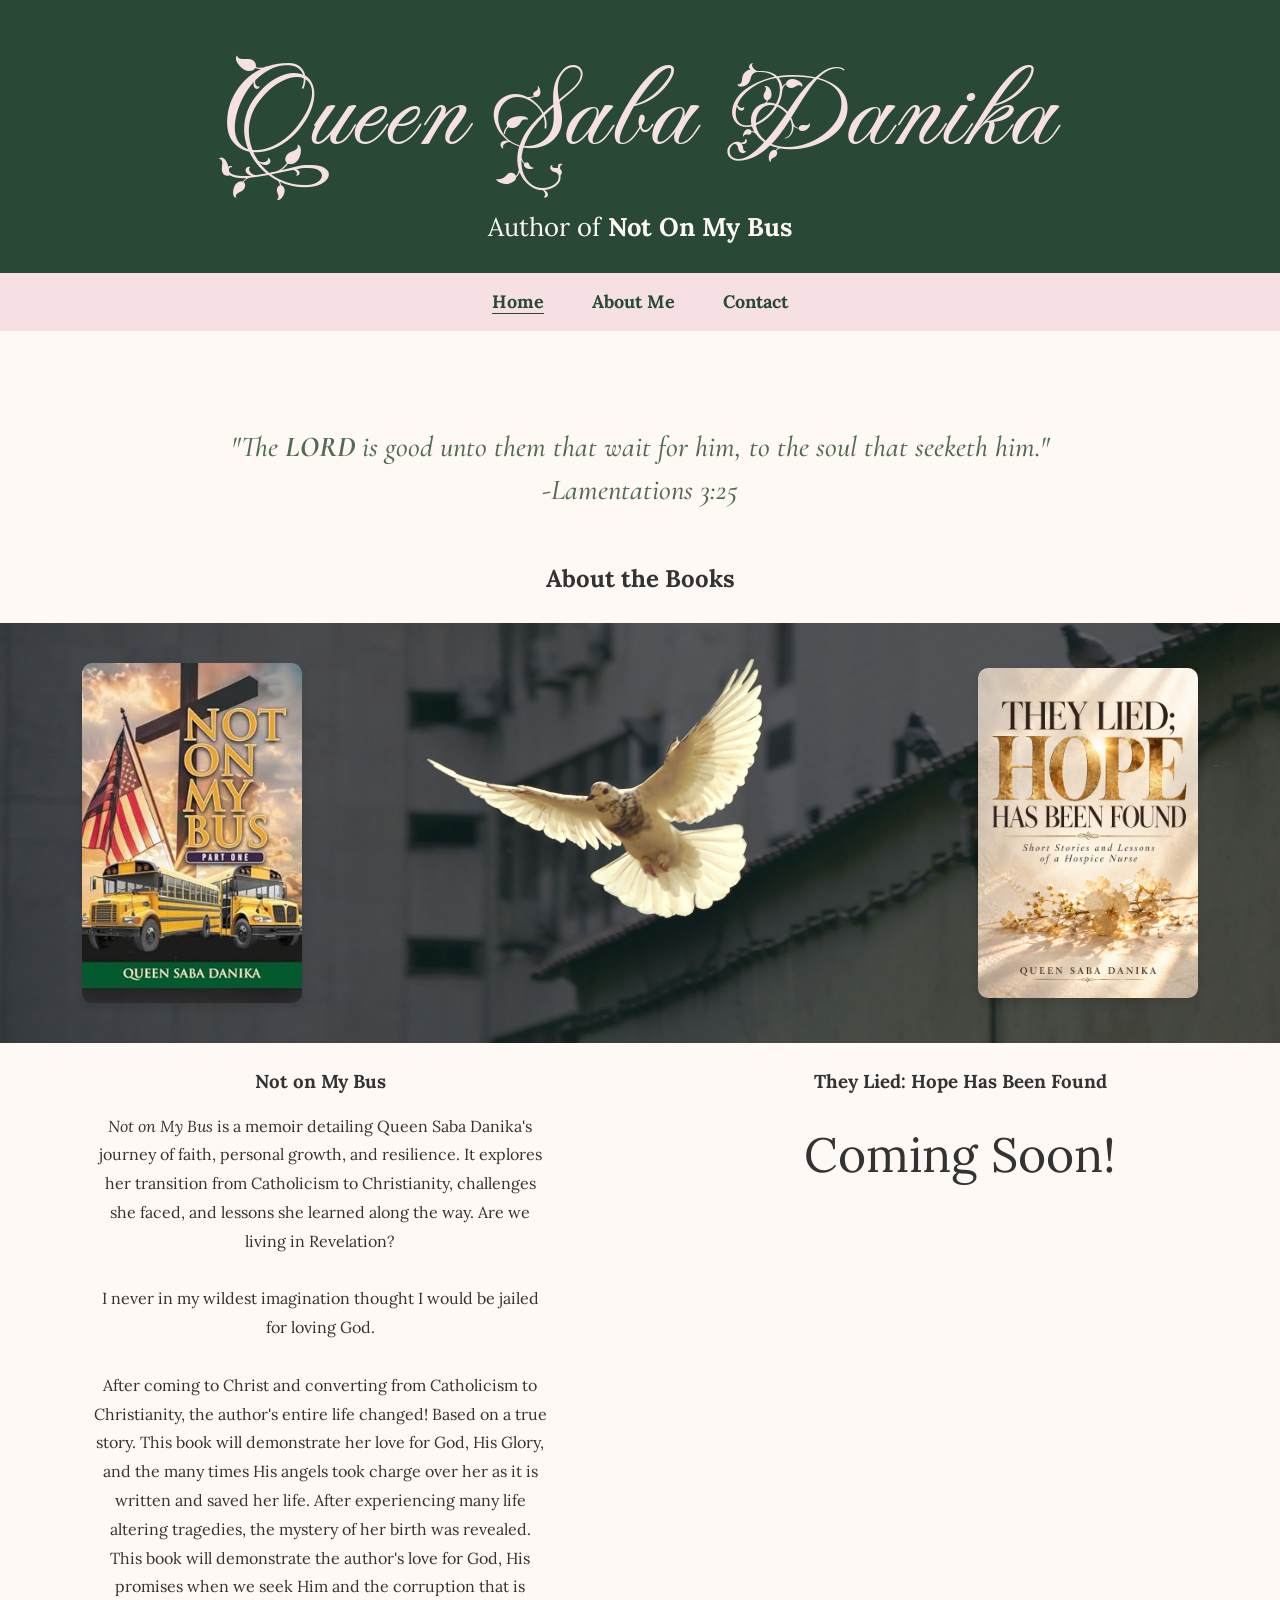
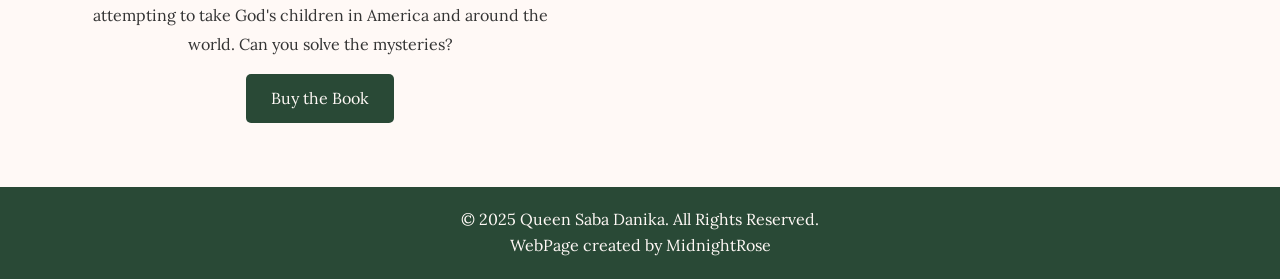
<file: index.html>
<!doctype html>
<html lang="en">
  <head>
    <meta charset="UTF-8" />
    <meta name="viewport" content="width=device-width, initial-scale=1.0" />
    <title>Queen Saba Danika - Not on My Bus</title>
    <link rel="stylesheet" href="style.css" />
  </head>

  <body>
    <header>
      <h1>Queen Saba Danika</h1>
      <p>Author of <strong>Not On My Bus</strong></p>
    </header>

    <nav aria-label="Main navigation">
      <ul>
        <li><a href="index.html" aria-current="page">Home</a></li>
        <li><a href="about.html">About Me</a></li>
        <!--
        <li><a href="reviews.html">Reviews</a></li>
        <li><a href="events.html">Events</a></li>
      -->

        <li><a href="contact.html">Contact</a></li>
      </ul>
    </nav>

    <section class="book-info">
      <p class="verse">
        <em
          >"The <strong>LORD</strong> is good unto them that wait for him, to
          the soul that seeketh him." <br />-Lamentations 3:25</em
        >
      </p>
      <h2>About the Books</h2>

      <div class="book-grid">
        <article class="book-item">
          <div class="book-cover-stage">
            <img src="images/bookfront.jpg" alt="Not on My Bus book cover" class="book-cover" />
          </div>
          <div class="book-description">
          <h3>Not on My Bus</h3>

          <p>
            <em>Not on My Bus</em> is a memoir detailing Queen Saba Danika's
            journey of faith, personal growth, and resilience. It explores her
            transition from Catholicism to Christianity, challenges she faced,
            and lessons she learned along the way. Are we living in Revelation?
            <br /><br />
            I never in my wildest imagination thought I would be jailed for
            loving God.
            <br /><br />
            After coming to Christ and converting from Catholicism to
            Christianity, the author's entire life changed! Based on a true
            story. This book will demonstrate her love for God, His Glory, and
            the many times His angels took charge over her as it is written and
            saved her life. After experiencing many life altering tragedies, the
            mystery of her birth was revealed. This book will demonstrate the
            author's love for God, His promises when we seek Him and the
            corruption that is attempting to take God's children in America and
            around the world. Can you solve the mysteries?
          </p>

          <a
            href="https://www.amazon.com/dp/B0F89KG2CW"
            target="_blank"
            rel="noopener noreferrer"
            class="buy-button"
          >
            Buy the Book
          </a>
        </div>
        </article>
        <article class="book-item">
          <div class="book-cover-stage">
            <img src="images/They Lied_ Hope Has Been Found Cover 2.jpg" alt="They Lied Hope Has Been Found book cover" class="book-cover-2" />
          </div>
          <div class="book-description">
          <h3>They Lied: Hope Has Been Found</h3>

          <p class="coming-soon">Coming Soon!</p>
        </div>
        </article>
      </div>
    </section>

    <footer>
      <p>© 2025 Queen Saba Danika. All Rights Reserved.</p>
      <p>WebPage created by MidnightRose</p>
    </footer>
  </body>
</html>
</file>
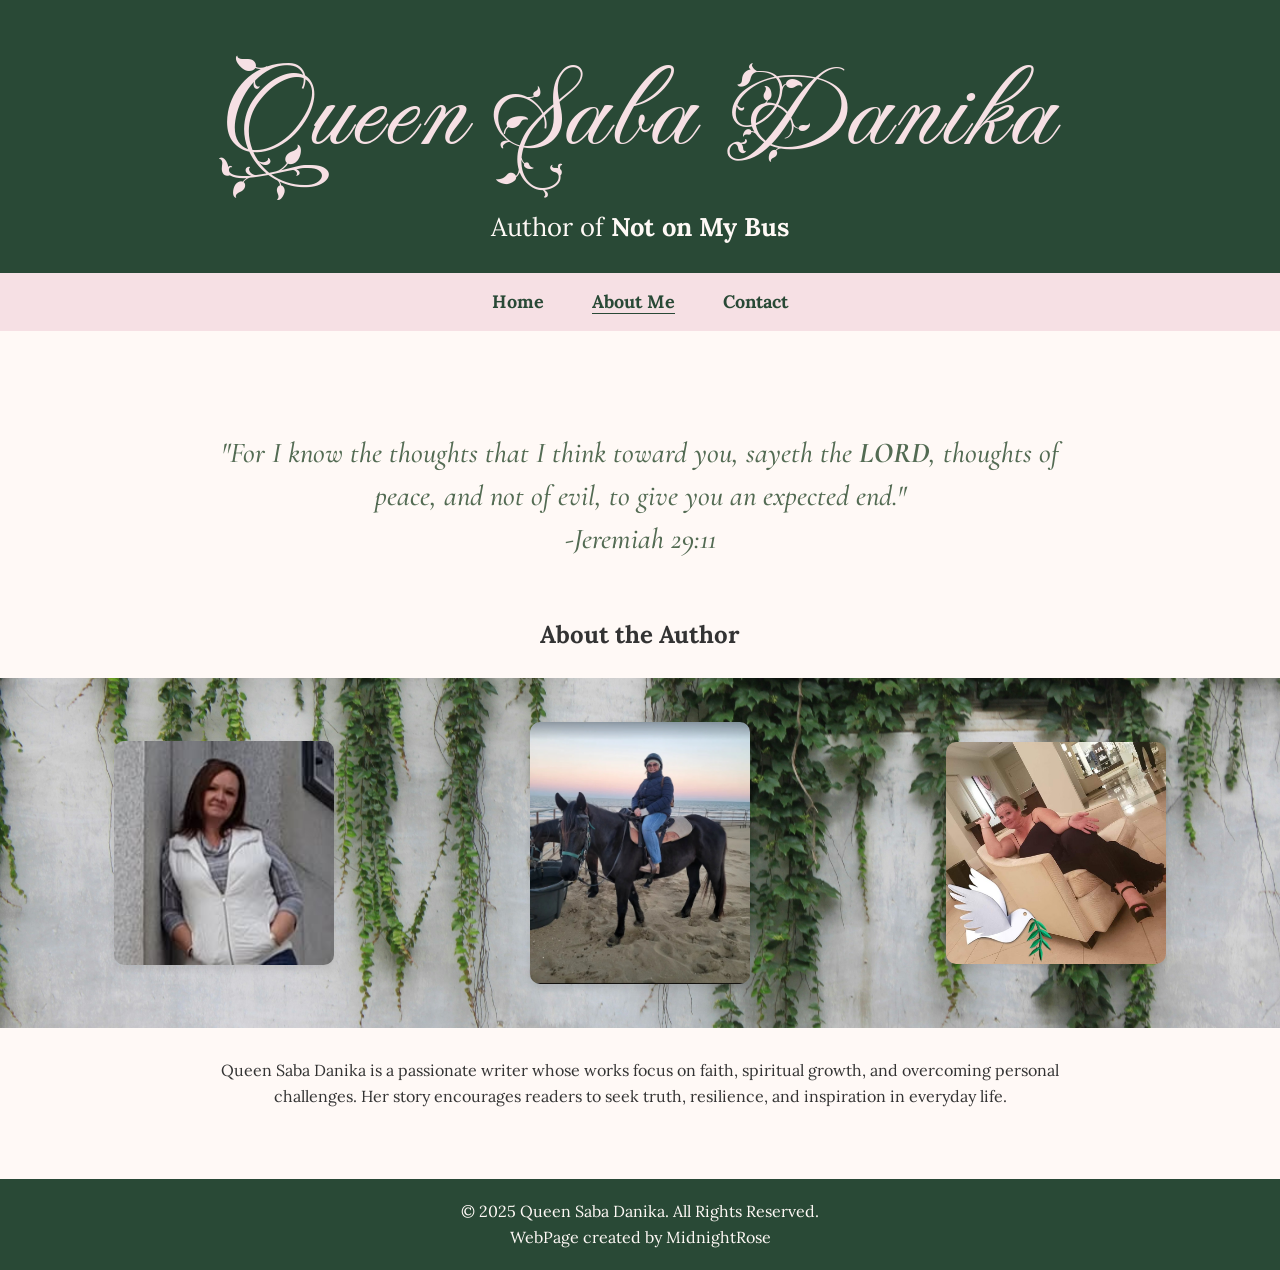
<file: about.html>
<!doctype html>
<html lang="en">
  <head>
    <meta charset="UTF-8" />
    <title>About</title>
    <meta name="viewport" content="width=device-width, initial-scale=1.0" />
    <link rel="stylesheet" href="style.css" />
  </head>

  <body>
    <header>
      <h1>Queen Saba Danika</h1>
      <p>Author of <strong>Not on My Bus</strong></p>
    </header>

    <nav aria-label="Main navigation">
      <ul>
        <li><a href="index.html">Home</a></li>
        <li><a href="about.html" aria-current="page">About Me</a></li>
        <!--
        <li><a href="reviews.html">Reviews</a></li>
        <li><a href="events.html">Events</a></li>
        -->
        <li><a href="contact.html">Contact</a></li>
      </ul>
    </nav>

    <section class="author-info">
      <p class="verse">
        <em
          >"For I know the thoughts that I think toward you, sayeth the
          <strong>LORD</strong>, thoughts of peace, and not of evil, to give you
          an expected end." <br />-Jeremiah 29:11</em
        >
      </p>
      <h2>About the Author</h2>

      <div class="book-display author-display">
        <img
          src="images/dinah-liu-75SIR7nqvlc-unsplash.jpg"
          alt=""
          class="book-cover-bckgrnd"
        />

        <img
          src="images/dena.jpg"
          alt="Queen Saba Danika"
          class="book-cover author-photo"
        />

        <img
          src="images/FB_IMG_1671326801389.jpg"
          alt="Queen Saba Danika"
          class="author-photo-2"
        />

        <img
          src="images/dena_horseback.jpg"
          alt="Queen Saba Danika horseback"
          class="mid-pic"
        />
      </div>

      <p>
        Queen Saba Danika is a passionate writer whose works focus on faith,
        spiritual growth, and overcoming personal challenges. Her story
        encourages readers to seek truth, resilience, and inspiration in
        everyday life.
      </p>
    </section>

    <footer>
      <p>© 2025 Queen Saba Danika. All Rights Reserved.</p>
      <p>WebPage created by MidnightRose</p>
    </footer>
  </body>
</html>
</file>
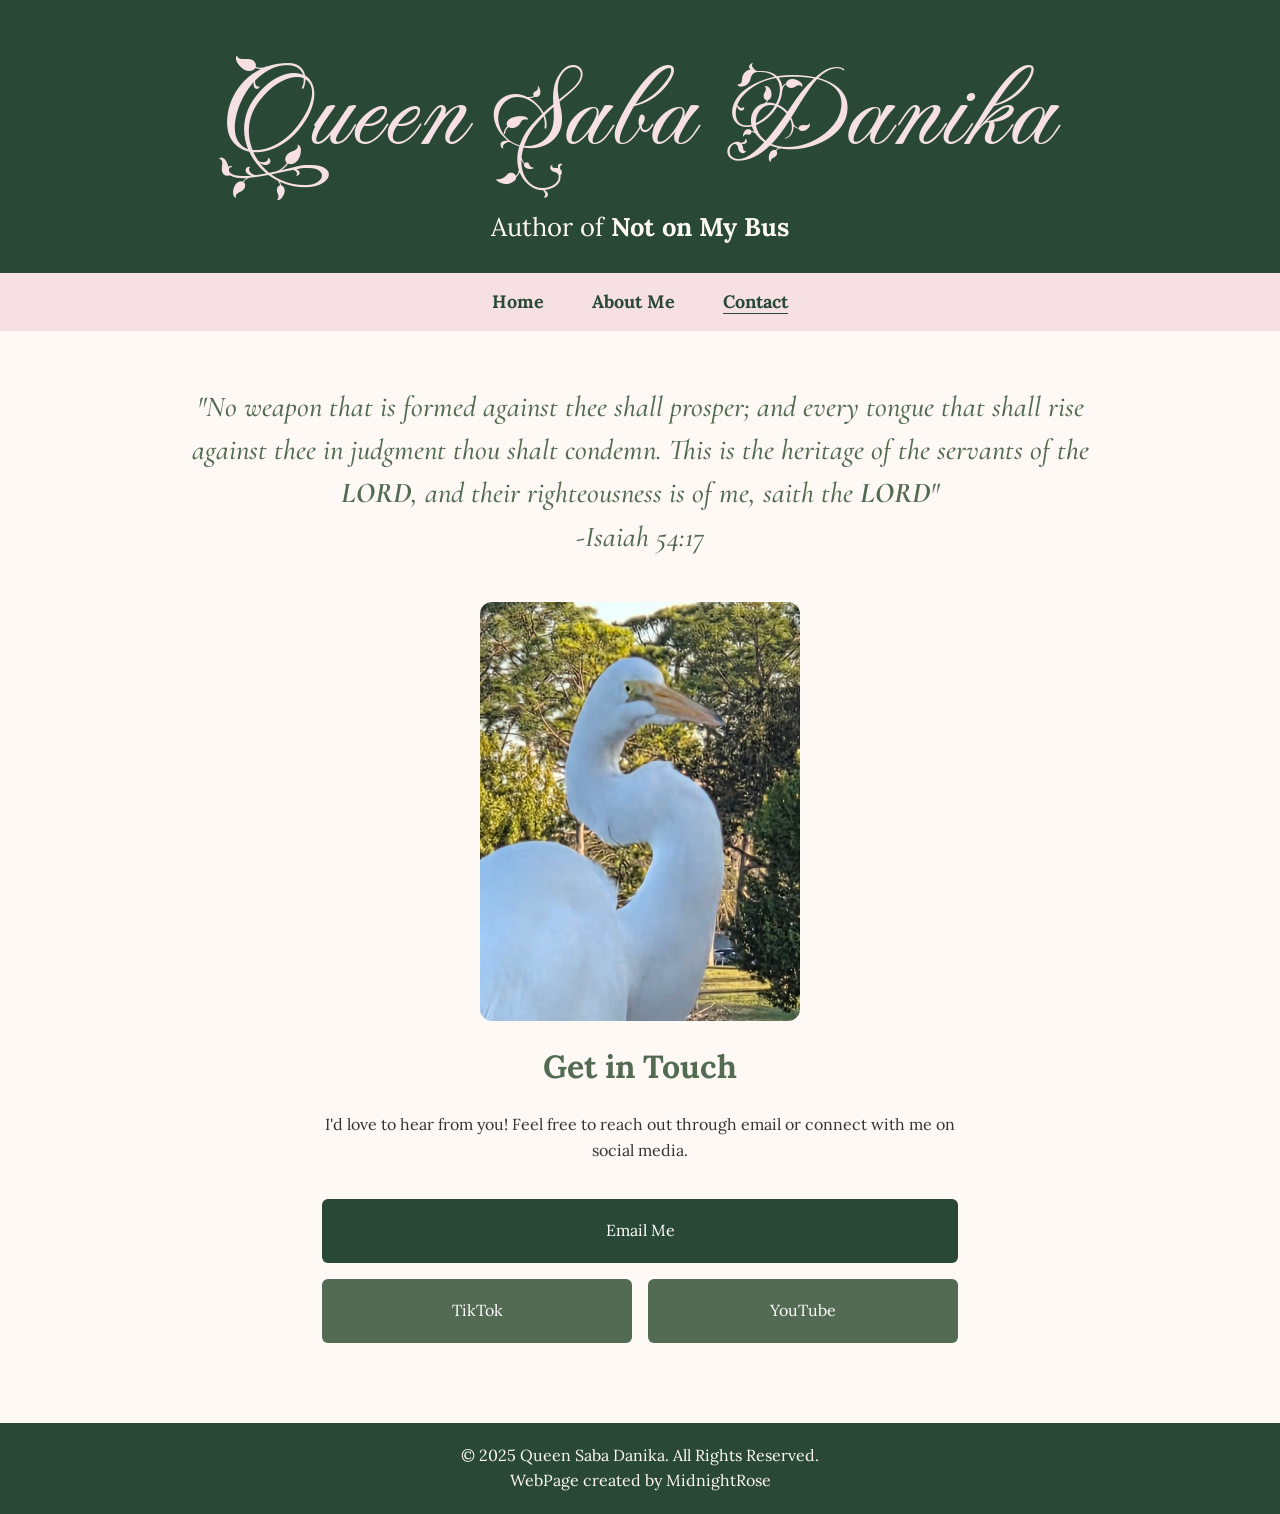
<file: contact.html>
<!doctype html>
<html lang="en">
  <head>
    <meta charset="UTF-8" />
    <title>Contact</title>
    <meta name="viewport" content="width=device-width, initial-scale=1.0" />
    <link rel="stylesheet" href="style.css" />
  </head>

  <body>
    <header>
      <h1>Queen Saba Danika</h1>
      <p>Author of <strong>Not on My Bus</strong></p>
    </header>

    <nav aria-label="Main navigation">
      <ul>
        <li><a href="index.html">Home</a></li>
        <li><a href="about.html">About Me</a></li>
        <!--
        <li><a href="reviews.html">Reviews</a></li>
        <li><a href="events.html">Events</a></li>
        -->
        <li><a href="contact.html" aria-current="page">Contact</a></li>
      </ul>
    </nav>

    <p class="verse">
      "No weapon that is formed against thee shall prosper; and every tongue
      that shall rise against thee in judgment thou shalt condemn. This is the
      heritage of the servants of the <strong>LORD</strong>, and their
      righteousness is of me, saith the <strong>LORD</strong>" <br />
      -Isaiah 54:17
    </p>

    <img
      src="images/Screenshot_20260129_171008_Gallery.jpg"
      alt="White bird"
      class="bird-image"
    />

    <main class="contact-page">
      <h1>Get in Touch</h1>

      <p>
        I'd love to hear from you! Feel free to reach out through email or
        connect with me on social media.
      </p>

      <div class="contact-links">
        <a href="mailto:notonmybus@gmail.com"> Email Me </a>
        <!--
        <a
          href="https://www.instagram.com/danikaqueensaba"
          target="_blank"
          rel="noopener noreferrer"
        >
          Instagram
        </a>

        <a
          href="https://www.facebook.com/"
          target="_blank"
          rel="noopener noreferrer"
        >
          Facebook
        </a>
      -->
        <a
          href="https://www.tiktok.com/@queen.saba.danika"
          target="_blank"
          rel="noopener noreferrer"
          >TikTok</a
        >
        <a
          href="https://www.youtube.com/@chosenqueensaba"
          target="_blank"
          rel="noopener noreferrer"
        >
          YouTube
        </a>
      </div>
    </main>

    <footer>
      <p>© 2025 Queen Saba Danika. All Rights Reserved.</p>
      <p>WebPage created by MidnightRose</p>
    </footer>
  </body>
</html>
</file>
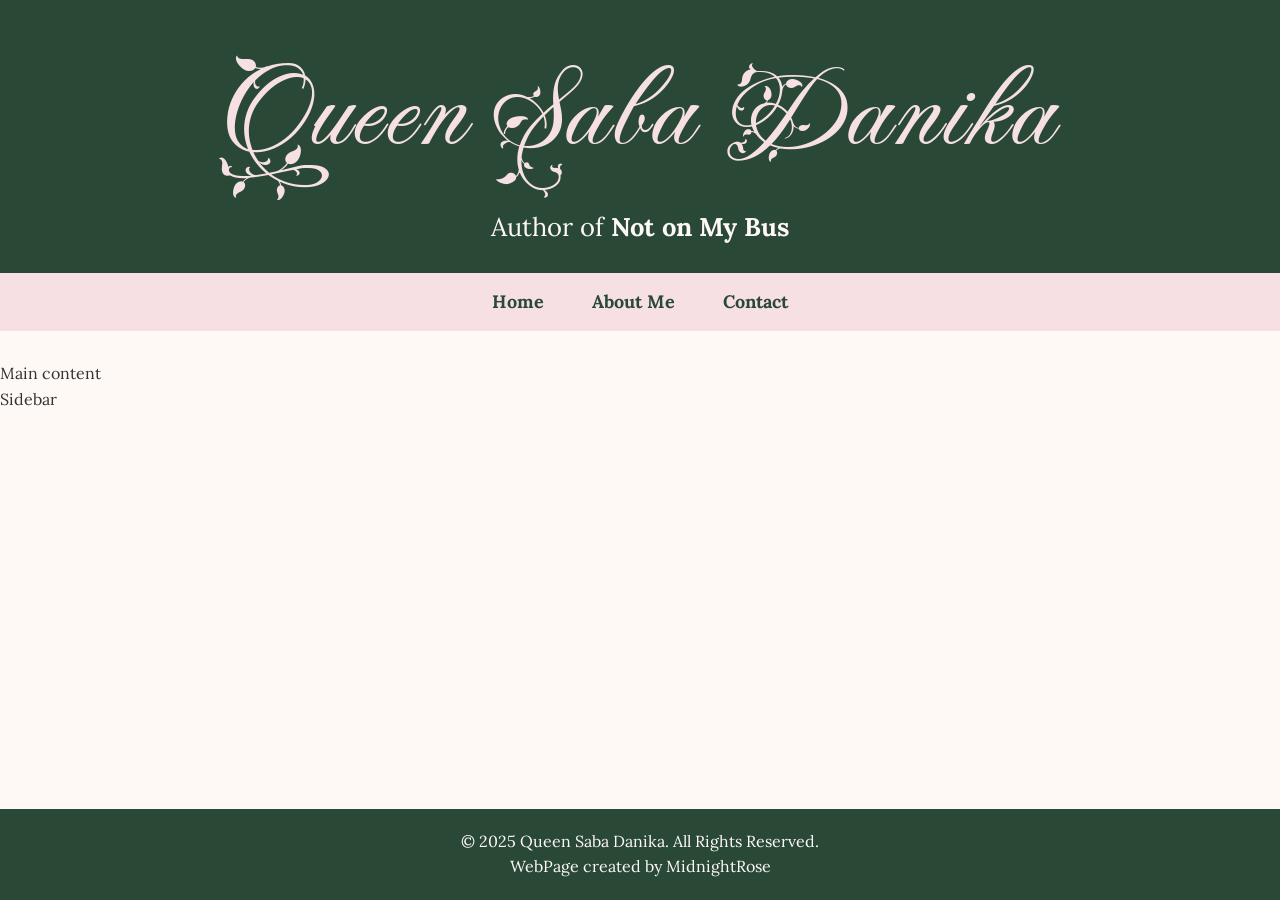
<file: events.html>
<!doctype html>
<html lang="en">
  <head>
    <meta charset="UTF-8" />
    <title>Events</title>
    <meta name="viewport" content="width=device-width, initial-scale=1.0" />
    <link rel="stylesheet" href="style.css" />
  </head>

  <body>
    <header>
      <h1>Queen Saba Danika</h1>
      <p>Author of <strong>Not on My Bus</strong></p>
    </header>

    <nav aria-label="Main navigation">
      <ul>
        <li><a href="index.html">Home</a></li>
        <li><a href="about.html">About Me</a></li>
        <!--
        <li><a href="reviews.html">Reviews</a></li>
        <li><a href="events.html" aria-current="page">Events</a></li>
        -->
        <li><a href="contact.html">Contact</a></li>
      </ul>
    </nav>

    <main>
      <div class="content">Main content</div>

      <aside class="sidebar">Sidebar</aside>
    </main>

    <footer>
      <p>© 2025 Queen Saba Danika. All Rights Reserved.</p>
      <p>WebPage created by MidnightRose</p>
    </footer>
  </body>
</html>
</file>
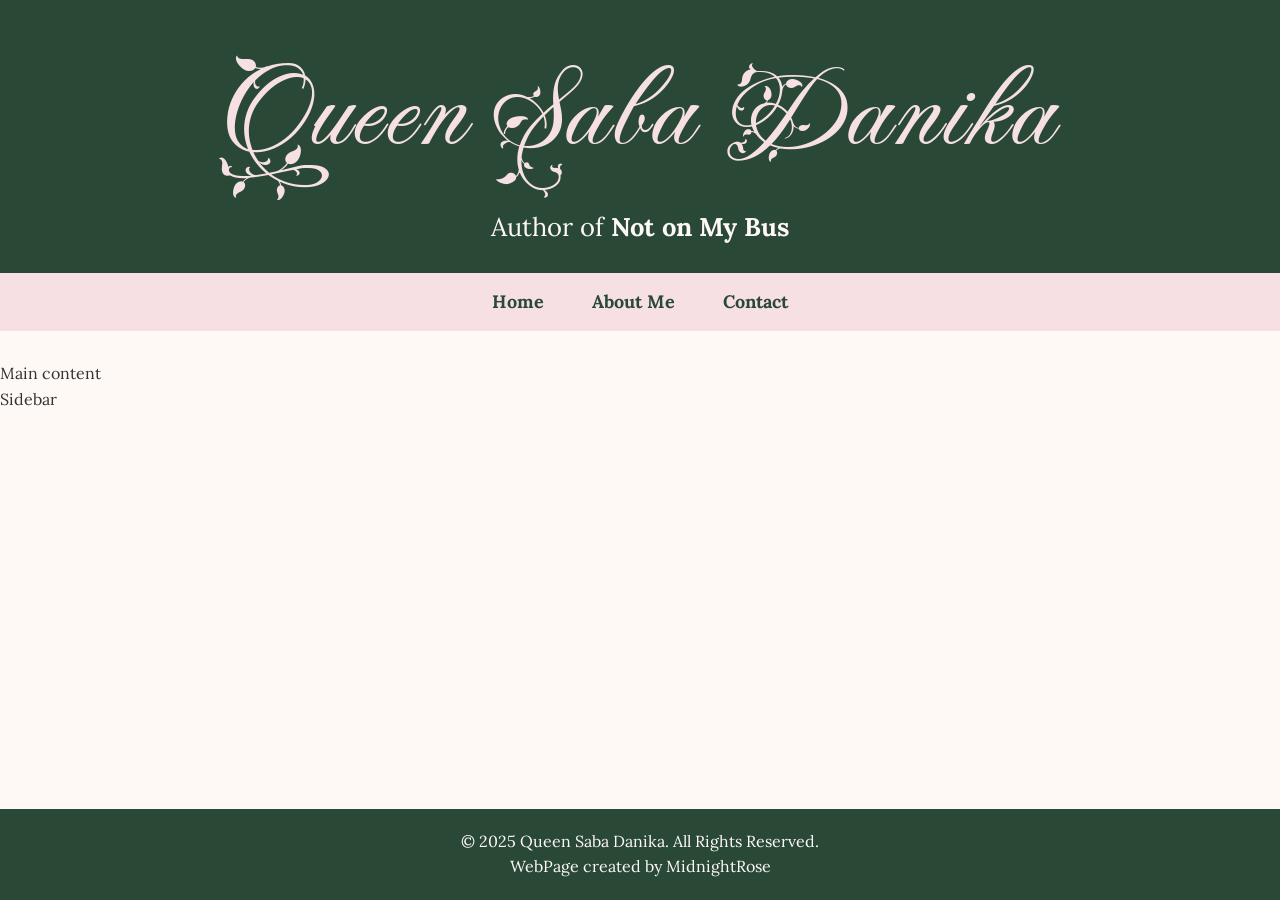
<file: reviews.html>
<!doctype html>
<html lang="en">
  <head>
    <meta charset="UTF-8" />
    <title>Reviews</title>
    <meta name="viewport" content="width=device-width, initial-scale=1.0" />
    <link rel="stylesheet" href="style.css" />
  </head>

  <body>
    <header>
      <h1>Queen Saba Danika</h1>
      <p>Author of <strong>Not on My Bus</strong></p>
    </header>

    <nav aria-label="Main navigation">
      <ul>
        <li><a href="index.html">Home</a></li>
        <li><a href="about.html">About Me</a></li>
        <!--
        <li><a href="reviews.html" aria-current="page">Reviews</a></li>
        <li><a href="events.html">Events</a></li>
        -->
        <li><a href="contact.html">Contact</a></li>
      </ul>
    </nav>

    <main>
      <div class="content">Main content</div>

      <aside class="sidebar">Sidebar</aside>
    </main>

    <footer>
      <p>© 2025 Queen Saba Danika. All Rights Reserved.</p>
      <p>WebPage created by MidnightRose</p>
    </footer>
  </body>
</html>
</file>
<file: style.css>
@import url("https://fonts.googleapis.com/css2?family=Cormorant+Garamond:ital,wght@0,400;0,500;1,400;1,500&family=Fleur+De+Leah&family=Lora:wght@400;500;600;700&display=swap");

/* Reset default browser styles */
* {
  margin: 0;
  padding: 0;
  box-sizing: border-box;
}

body {
  background-color: #fff9f6;
  color: #333333;
  line-height: 1.6;
  font-family: "Lora", serif;
}

/* Header */
header {
  text-align: center;
  background-color: #294936;
  color: #fff9f6;
  padding: 50px 20px 25px;
}

header h1 {
  font-family: "Fleur De Leah", cursive;
  font-size: clamp(4rem, 9vw, 9rem);
  font-weight: 400;
  line-height: 1.15;
  letter-spacing: 0.03em;
  margin-bottom: 15px;
  color: #f6e0e4;
}

header p {
  font-size: 1.6rem;
  margin-top: 25px;
}

/* Navigation */
nav ul {
  list-style-type: none;
  padding: 0;
  margin: 0 0 30px;
  display: flex;
  justify-content: center;
  background-color: #f6e0e4;
  gap: 25px;
}

nav ul li {
  display: inline;
}

nav ul li a {
  color: #294936;
  text-decoration: none;
  font-weight: bold;
  font-size: 18px;
  padding: 10px 5px;
}

nav ul li a:hover,
nav ul li a:focus-visible {
  text-decoration: underline;
}

/* General page sections */

.book-info h2,
.author-info h2 {
  padding-top: 25px;
}

section {
  max-width: 900px;
  margin: 40px auto;
  padding: 0 20px;
  text-align: center;
}

/* Floral background and book covers */
.book-info {
  max-width: none;
  width: 100%;
  padding: 0;
}

.book-display {
  position: relative;
  width: 100%;
  height: 450px;
}

.cover-bckgrnd {
  width: 100%;
  height: 100%;
  object-fit: cover;
}

.book-cover,
.book-cover-2,
.author-photo {
  max-width: 250px;
  width: 100%;
  margin: 20px 0;
  border-radius: 10px;
  box-shadow: 0 4px 8px rgba(0, 0, 0, 0.1);
}

.book-display .book-cover,
.book-display .book-cover-2 {
  position: absolute;
  top: 50%;
  width: 220px;
  height: auto;
  margin: 0;
  z-index: 1;
}

/* First book */
.book-display .book-cover {
  left: 15%;
  transform: translate(-50%, -50%);
}

/* Second book */
.book-display .book-cover-2 {
  right: 15%;
  transform: translate(50%, -50%);
}

/* Book descriptions */
.book-descriptions {
  position: relative;
  z-index: 1;
  display: flex;
  justify-content: space-between;
  gap: 50px;
  width: 100%;
  padding: 25px;
}

.book-description {
  flex: 1;
  max-width: 450px;
  text-align: center;
}

.book-description h3 {
  margin-bottom: 15px;
}

.book-description p {
  line-height: 1.8;
}

.coming-soon {
  font-size: 3rem;
}

/* Buy buttons */
.buy-button {
  display: inline-block;
  background-color: #294936;
  color: #fff9f6;
  padding: 12px 25px;
  text-decoration: none;
  border-radius: 5px;
  margin-top: 15px;
  transition:
    background-color 0.3s,
    color 0.3s;
}

.buy-button:hover,
.buy-button:focus-visible {
  background-color: #203a2b;
  color: #f6e0e4;
}

.author-info {
  max-width: none;
  width: 100%;
  padding: 0;
  text-align: center;
}

.author-info > p {
  max-width: 900px;
  margin: 30px auto;
  padding: 0 20px;
  text-align: center;
}

.author-display {
  height: 350px;
  min-height: 0;
  padding: 0;
  overflow: hidden;
}

.author-display .book-cover-bckgrnd {
  display: block;
  width: 100%;
  height: 100%;
  object-fit: cover;
}

.author-display .mid-pic {
  position: absolute;
  top: 50%;
  left: 50%;
  transform: translate(-50%, -50%);
  width: 220px;
  max-width: 30%;
  height: auto;
  margin: 0;
  border-radius: 10px;
  box-shadow: 0 4px 8px rgba(0, 0, 0, 0.1);
  z-index: 1;
}

.author-display .author-photo-2 {
  position: absolute;
  top: 50%;
  right: 15%;
  transform: translate(50%, -50%);
  width: 220px;
  max-width: 30%;
  height: auto;
  margin: 0;
  border-radius: 10px;
  box-shadow: 0 4px 8px rgba(0, 0, 0, 0.1);
  z-index: 1;
}

/* Footer */
footer {
  text-align: center;
  padding: 20px;
  background-color: #294936;
  color: #fff9f6;
}

footer a {
  color: #f6e0e4;
}

.verse {
  font-family: "Cormorant Garamond", serif;
  font-size: 1.8rem;
  font-style: italic;
  font-weight: 500;
  line-height: 1.5;
  text-align: center;
  color: #536b53;
}

.contact-page {
  max-width: 700px;
  margin: 60px auto;
  padding: 30px;
  text-align: center;
}

.contact-page h1 {
  font-family: "Lora", serif;
  color: #536b53;
  margin-bottom: 20px;
}

.contact-page p {
  font-family: "Lora", serif;
  margin-bottom: 35px;
}

.contact-links {
  display: flex;
  flex-direction: column;
  gap: 15px;
}

.contact-links a {
  display: block;
  padding: 15px;
  background-color: #536b53;
  color: white;
  text-decoration: none;
  border-radius: 6px;
}

.contact-links a:hover {
  background-color: #9d7283;
}

/* Responsive layouts shared by every page. */
body {
  min-height: 100vh;
  display: flex;
  flex-direction: column;
}

img {
  max-width: 100%;
}
header h1 {
  overflow-wrap: anywhere;
}
header p {
  font-size: clamp(1.05rem, 2.5vw, 1.6rem);
}

nav ul {
  flex-wrap: wrap;
  align-items: center;
  gap: 0.25rem 1.5rem;
  padding: 0.25rem 1rem;
}

nav ul li a {
  display: inline-flex;
  align-items: center;
  justify-content: center;
  min-height: 48px;
  padding: 0.65rem 0.75rem;
}

nav a[aria-current="page"] {
  text-decoration: underline;
  text-underline-offset: 0.25em;
}

a:focus-visible {
  outline: 3px solid #294936;
  outline-offset: 4px;
}

footer {
  margin-top: auto;
  overflow-wrap: anywhere;
}
footer a:focus-visible {
  outline-color: #f6e0e4;
}
main,
section,
.book-item {
  min-width: 0;
}

.verse {
  max-width: 960px;
  margin: 1.5rem auto;
  padding-inline: 1.25rem;
  font-size: clamp(1.25rem, 2.5vw, 1.8rem);
  overflow-wrap: anywhere;
}

.book-info > h2,
.author-info > h2 {
  margin-bottom: 1.5rem;
}

/* Keep each book cover together with its own description. */
.book-grid {
  display: grid;
  grid-template-columns: repeat(2, minmax(0, 1fr));
  isolation: isolate;
}

/* One continuous image spans the shared book-cover row. */
.book-grid::before {
  content: "";
  grid-column: 1 / -1;
  grid-row: 1;
  background: #f6e0e4 url("images/dove-1.jpg") center / cover no-repeat;
  z-index: -1;
}

.book-item {
  display: contents;
}
.book-item .book-cover-stage {
  grid-row: 1;
}
.book-item .book-description {
  grid-row: 2;
}
.book-item:first-child .book-cover-stage,
.book-item:first-child .book-description {
  grid-column: 1;
}
.book-item:last-child .book-cover-stage,
.book-item:last-child .book-description {
  grid-column: 2;
}

.book-cover-stage {
  display: flex;
  align-items: center;
  justify-content: center;
  min-height: 420px;
  padding: 2rem;
  background: transparent;
}

/* Place the covers near 15% and 85%, framing the centered dove. */
.book-item:first-child .book-cover-stage {
  justify-content: flex-start;
}
.book-item:last-child .book-cover-stage {
  justify-content: flex-end;
}

@media (min-width: 1024px) {
  .book-cover-stage {
    padding-inline: max(1.5rem, calc(15vw - 110px));
  }
}
.book-cover-stage img {
  display: block;
  width: min(220px, 100%);
  height: auto;
  margin: 0;
}

.book-grid .book-description {
  max-width: 520px;
  margin-inline: auto;
  padding: 1.5rem 2rem;
  overflow-wrap: anywhere;
}

.coming-soon {
  font-size: clamp(1.75rem, 4vw, 3rem);
}

/* Let portraits keep their natural proportions without overlapping. */
.author-display {
  display: grid;
  grid-template-columns: repeat(3, minmax(0, 1fr));
  align-items: center;
  justify-items: center;
  gap: 2rem;
  height: auto;
  min-height: 350px;
  padding: 2rem;
  isolation: isolate;
}

.author-display .book-cover-bckgrnd {
  position: absolute;
  inset: 0;
  z-index: -1;
}

.author-display .author-photo,
.author-display .author-photo-2,
.author-display .mid-pic {
  position: static;
  transform: none;
  width: 220px;
  max-width: 100%;
  height: auto;
  margin: 0;
}

.author-display .mid-pic {
  grid-column: 2;
  grid-row: 1;
}
.author-display .author-photo-2 {
  grid-column: 3;
  grid-row: 1;
}

.contact-page {
  width: min(100%, 900px);
  margin: 3rem auto;
  padding: 2rem;
}

.contact-links {
  display: grid;
  grid-template-columns: repeat(2, minmax(0, 1fr));
  gap: 1rem;
  max-width: 640px;
  margin-inline: auto;
}

/* Email leads the layout; the four social links form a balanced square. */
.contact-links a[href^="mailto:"] {
  grid-column: 1 / -1;
  background-color: #294936;
}

.contact-links a {
  display: flex;
  align-items: center;
  justify-content: center;
  min-height: 64px;
  padding: 1rem;
  overflow-wrap: anywhere;
}

.contact-links a:hover,
.contact-links a:focus-visible {
  background-color: #294936;
}

/* Tablet */
@media (max-width: 1023px) {
  header {
    padding: 2.5rem 1.25rem 1.5rem;
  }
  header h1 {
    font-size: clamp(3rem, 9vw, 6rem);
  }
  .book-cover-stage {
    min-height: 360px;
    padding: 1.5rem;
  }
  .book-grid .book-description {
    padding: 1.5rem;
  }
  .author-display {
    gap: 1.25rem;
    padding: 1.5rem;
    min-height: 280px;
  }
  .contact-page {
    max-width: 740px;
  }
}

/* Mobile: stack books and portraits; keep social links in two columns. */
@media (max-width: 599px) {
  header {
    padding: 2rem 1rem 1.25rem;
  }
  header h1 {
    font-size: clamp(2.5rem, 12vw, 4.25rem);
  }
  header p {
    margin-top: 1rem;
  }
  nav ul {
    gap: 0.25rem;
    margin-bottom: 1.5rem;
  }
  nav ul li a {
    font-size: 1rem;
    padding-inline: 0.65rem;
  }
  section {
    margin-block: 1.5rem;
  }
  .book-grid {
    row-gap: 1.5rem;
  }
  .book-item:first-child .book-description {
    grid-column: 1 / -1;
    grid-row: 2;
  }
  .book-item:last-child .book-description {
    grid-column: 1 / -1;
    grid-row: 3;
  }
  .book-cover-stage {
    min-height: 0;
    padding: 1.5rem 0.75rem;
  }
  .book-grid .book-description {
    padding: 1.5rem 1.25rem;
  }
  .author-display {
    grid-template-columns: minmax(0, 1fr);
    gap: 1.5rem;
  }
  .author-display .mid-pic {
    grid-column: 1;
    grid-row: 2;
  }
  .author-display .author-photo-2 {
    grid-column: 1;
    grid-row: 3;
  }
  .author-info > p {
    margin-block: 1.5rem;
  }
  .contact-page {
    margin: 1.5rem auto;
    padding: 1.25rem;
  }
  .contact-links {
    gap: 0.75rem;
  }
  .contact-links a {
    min-height: 56px;
    padding: 0.875rem 0.5rem;
  }
  footer {
    padding: 1.5rem 1rem;
    font-size: 0.875rem;
  }
}

.bird-image {
  display: block;
  width: min(320px, calc(100% - 40px));
  height: auto;
  margin: 20px auto;
  align-self: center;
  border-radius: 12px;
}

/* The image's bottom margin supplies the gap above Get in Touch. */
.bird-image + .contact-page {
  margin-top: 0;
  padding-top: 0;
}
</file>
